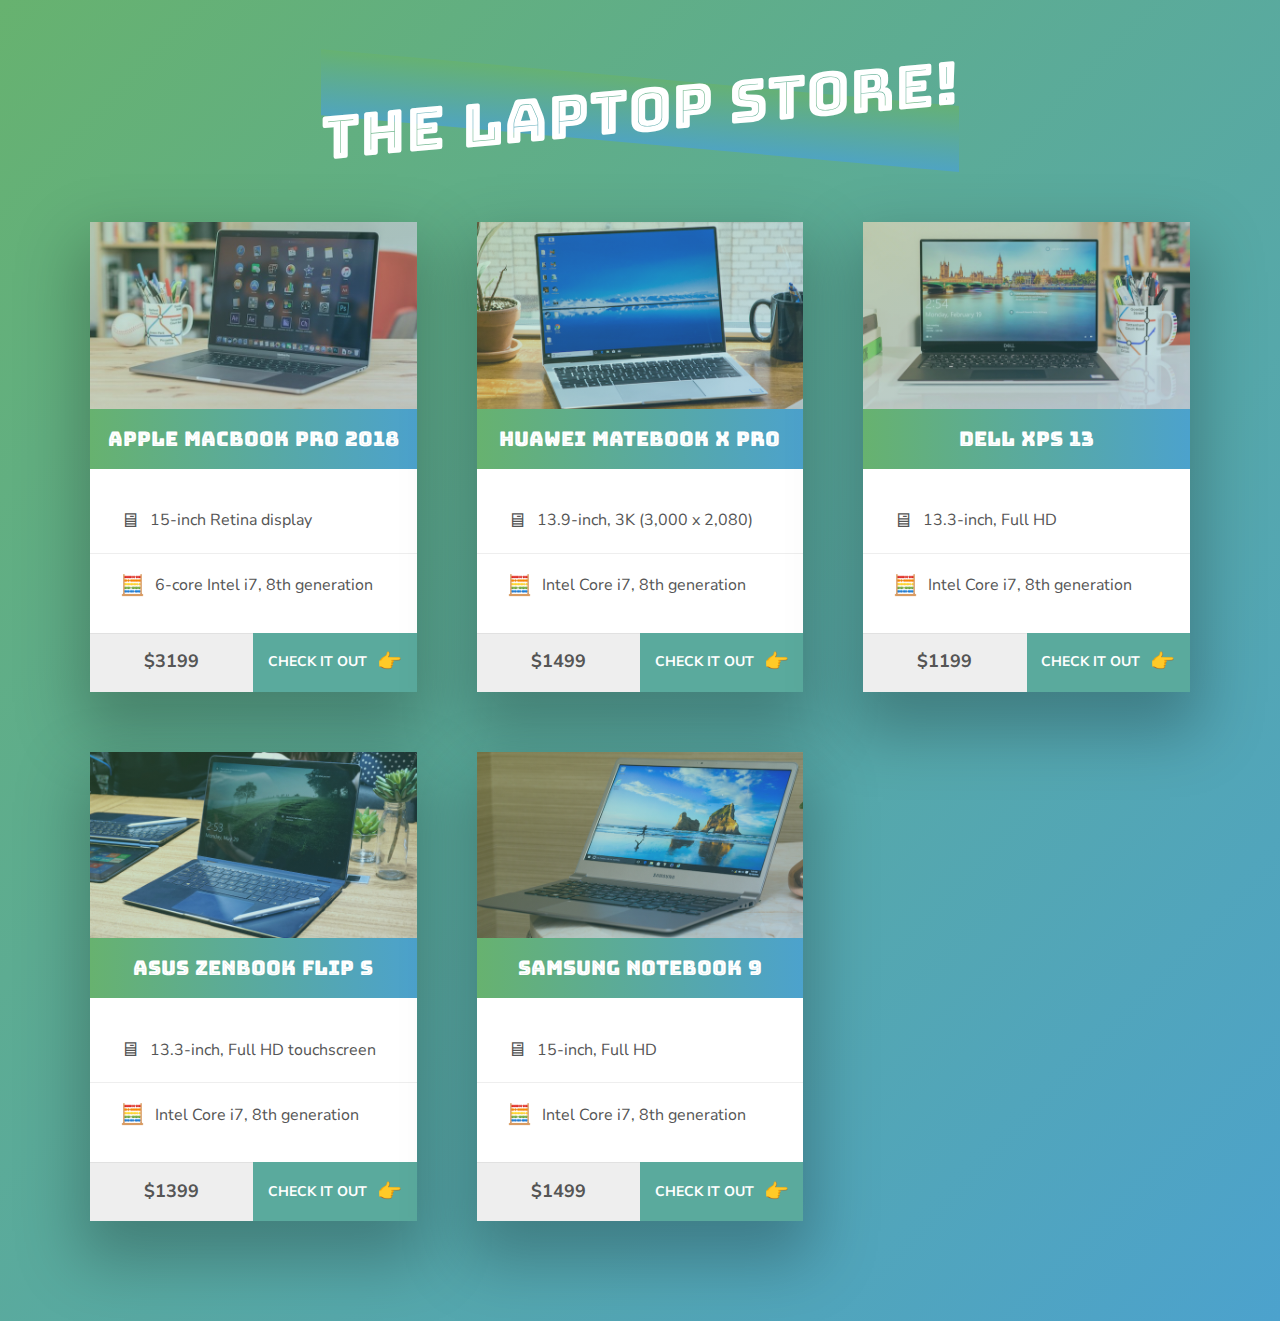
<file: final/index.html>
<!DOCTYPE html>
<html lang="en">

<head>
    <meta charset="UTF-8">
    <meta name="viewport" content="width=device-width, initial-scale=1.0">
    <meta http-equiv="X-UA-Compatible" content="ie=edge">
    <link href="https://fonts.googleapis.com/css?family=Bungee+Inline|Nunito+Sans" rel="stylesheet">
    <link href="css/style_overview.css" rel="stylesheet">

    <title>The Laptop Store!</title>
    </head>

<body>
    <div class="container">
        <h1>The Laptop Store!</h1>
        <div class="cards-container">
            <figure class="card">
                <div class="card__hero">
                    <img src="data/img/macbook-pro-15.jpg" alt="" class="card__img">
                </div>
                <h2 class="card__name">Apple Macbook Pro 2018</h2>
                <p class="card__detail"><span class="emoji-left">🖥</span> 15-inch Retina display</p>
                <p class="card__detail"><span class="emoji-left">🧮</span> 6-core Intel i7, 8th generation</p>
                <div class="card__footer">
                    <p class="card__price">$3199</p>
                    <a href="laptop1.html" class="card__link">Check it out <span class="emoji-right">👉</span></a>
                </div>
            </figure>
            <figure class="card">
                <div class="card__hero">
                    <img src="data/img/huawei-matebook-pro.jpg" alt="" class="card__img">
                </div>
                <h2 class="card__name">Huawei MateBook X Pro</h2>
                <p class="card__detail"><span class="emoji-left">🖥</span> 13.9-inch, 3K (3,000 x 2,080)</p>
                <p class="card__detail"><span class="emoji-left">🧮</span> Intel Core i7, 8th generation</p>
                <div class="card__footer">
                    <p class="card__price">$1499</p>
                    <a href="laptop2.html" class="card__link">Check it out <span class="emoji-right">👉</span></a>
                </div>
            </figure>
            <figure class="card">
                <div class="card__hero">
                    <img src="data/img/dell-xps-13.png" alt="" class="card__img">
                </div>
                <h2 class="card__name">DELL XPS 13</h2>
                <p class="card__detail"><span class="emoji-left">🖥</span> 13.3-inch, Full HD</p>
                <p class="card__detail"><span class="emoji-left">🧮</span> Intel Core i7, 8th generation</p>
                <div class="card__footer">
                    <p class="card__price">$1199</p>
                    <a href="laptop3.html" class="card__link">Check it out <span class="emoji-right">👉</span></a>
                </div>
            </figure>
            <figure class="card">
                <div class="card__hero">
                    <img src="data/img/asus-zenbook-flip-s.jpg" alt="" class="card__img">
                </div>
                <h2 class="card__name">Asus ZenBook Flip S</h2>
                <p class="card__detail"><span class="emoji-left">🖥</span> 13.3-inch, Full HD touchscreen</p>
                <p class="card__detail"><span class="emoji-left">🧮</span> Intel Core i7, 8th generation</p>
                <div class="card__footer">
                    <p class="card__price">$1399</p>
                    <a href="laptop4.html" class="card__link">Check it out <span class="emoji-right">👉</span></a>
                </div>
            </figure>
            <figure class="card">
                <div class="card__hero">
                    <img src="data/img/samsung-notebook-9.jpg" alt="" class="card__img">
                </div>
                <h2 class="card__name">Samsung Notebook 9</h2>
                <p class="card__detail"><span class="emoji-left">🖥</span> 15-inch, Full HD</p>
                <p class="card__detail"><span class="emoji-left">🧮</span> Intel Core i7, 8th generation</p>
                <div class="card__footer">
                    <p class="card__price">$1499</p>
                    <a href="laptop5.html" class="card__link">Check it out <span class="emoji-right">👉</span></a>
                </div>
            </figure>
        </div>
    </div>
</body>

</html>
</file>
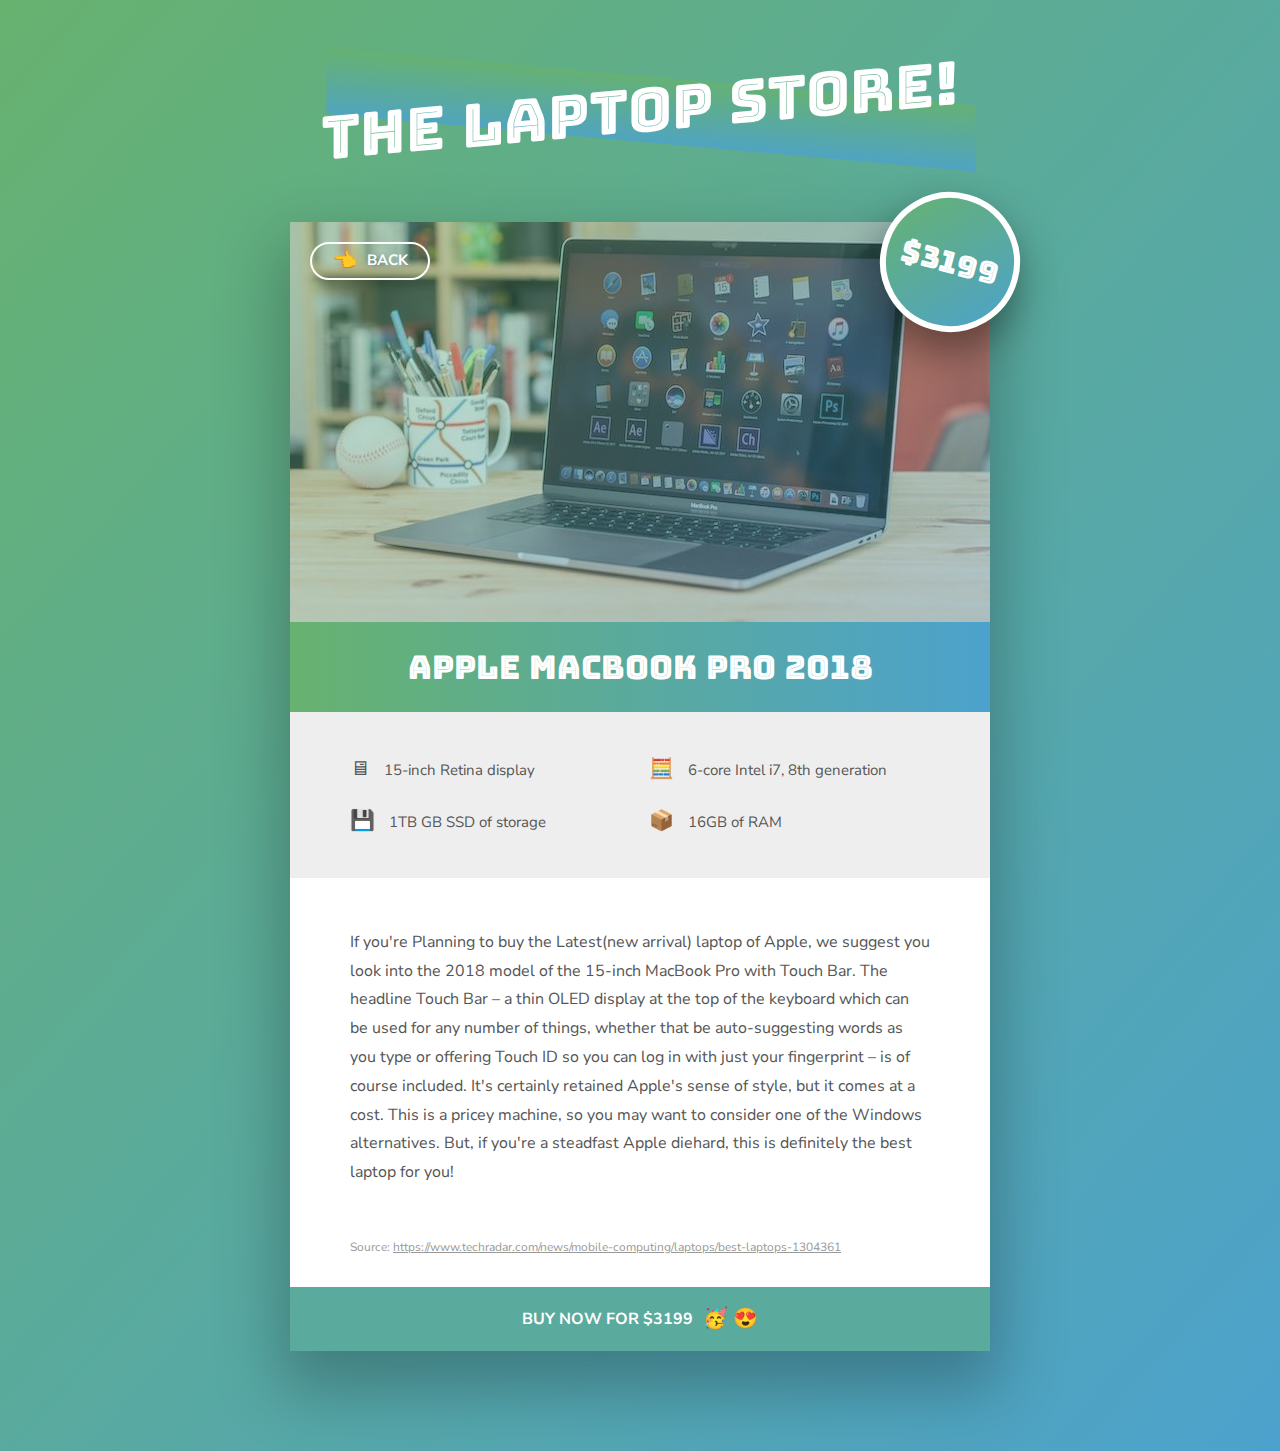
<file: final/laptop.html>
<!DOCTYPE html>
<html lang="en">

<head>
    <meta charset="UTF-8">
    <meta name="viewport" content="width=device-width, initial-scale=1.0">
    <meta http-equiv="X-UA-Compatible" content="ie=edge">
    <link href="https://fonts.googleapis.com/css?family=Bungee+Inline|Nunito+Sans" rel="stylesheet">
    <link href="css/style_laptop.css" rel="stylesheet">

    <title>The Laptop Store!</title>
</head>

<body>
    <div class="container">
        <h1>The Laptop Store!</h1>
        <figure class="laptop">
            <p class="laptop__price">$3199</p>
            <a href="overview.html" class="laptop__back"><span class="emoji-left">👈</span>Back</a>
            <div class="laptop__hero">
                <img src="data/img/macbook-pro-15.jpg" alt="" class="laptop__img">
            </div>
            <h2 class="laptop__name">Apple Macbook Pro 2018</h2>
            <div class="laptop__details">
                <p><span class="emoji-left">🖥</span> 15-inch Retina display</p>
                <p><span class="emoji-left">🧮</span> 6-core Intel i7, 8th generation</p>
                <p><span class="emoji-left">💾</span> 1TB GB SSD of storage</p>
                <p><span class="emoji-left">📦</span> 16GB of RAM</p>
            </div>
            <p class="laptop__description">
                If you're Planning to buy the Latest(new arrival) laptop of Apple, we suggest you look into the 2018 model of
                the 15-inch MacBook Pro with Touch Bar. The headline Touch Bar – a thin OLED display at the top of the
                keyboard which can be used for any number of things, whether that be auto-suggesting words as you type
                or offering Touch ID so you can log in with just your fingerprint – is of course included. It's
                certainly retained Apple's sense of style, but it comes at a cost. This is a pricey machine, so you may
                want to consider one of the Windows alternatives. But, if you're a steadfast Apple diehard, this is
                definitely the best laptop for you!
            </p>
            <p class="laptop__source">Source: <a href="https://www.techradar.com/news/mobile-computing/laptops/best-laptops-1304361"
                    target="_blank">https://www.techradar.com/news/mobile-computing/laptops/best-laptops-1304361</a></p>
            <a href="#" class="laptop__link">Buy now for $3199 <span class="emoji-right">🥳 😍</span></a>
        </figure>
    </div>
</body>

</html>
</file>
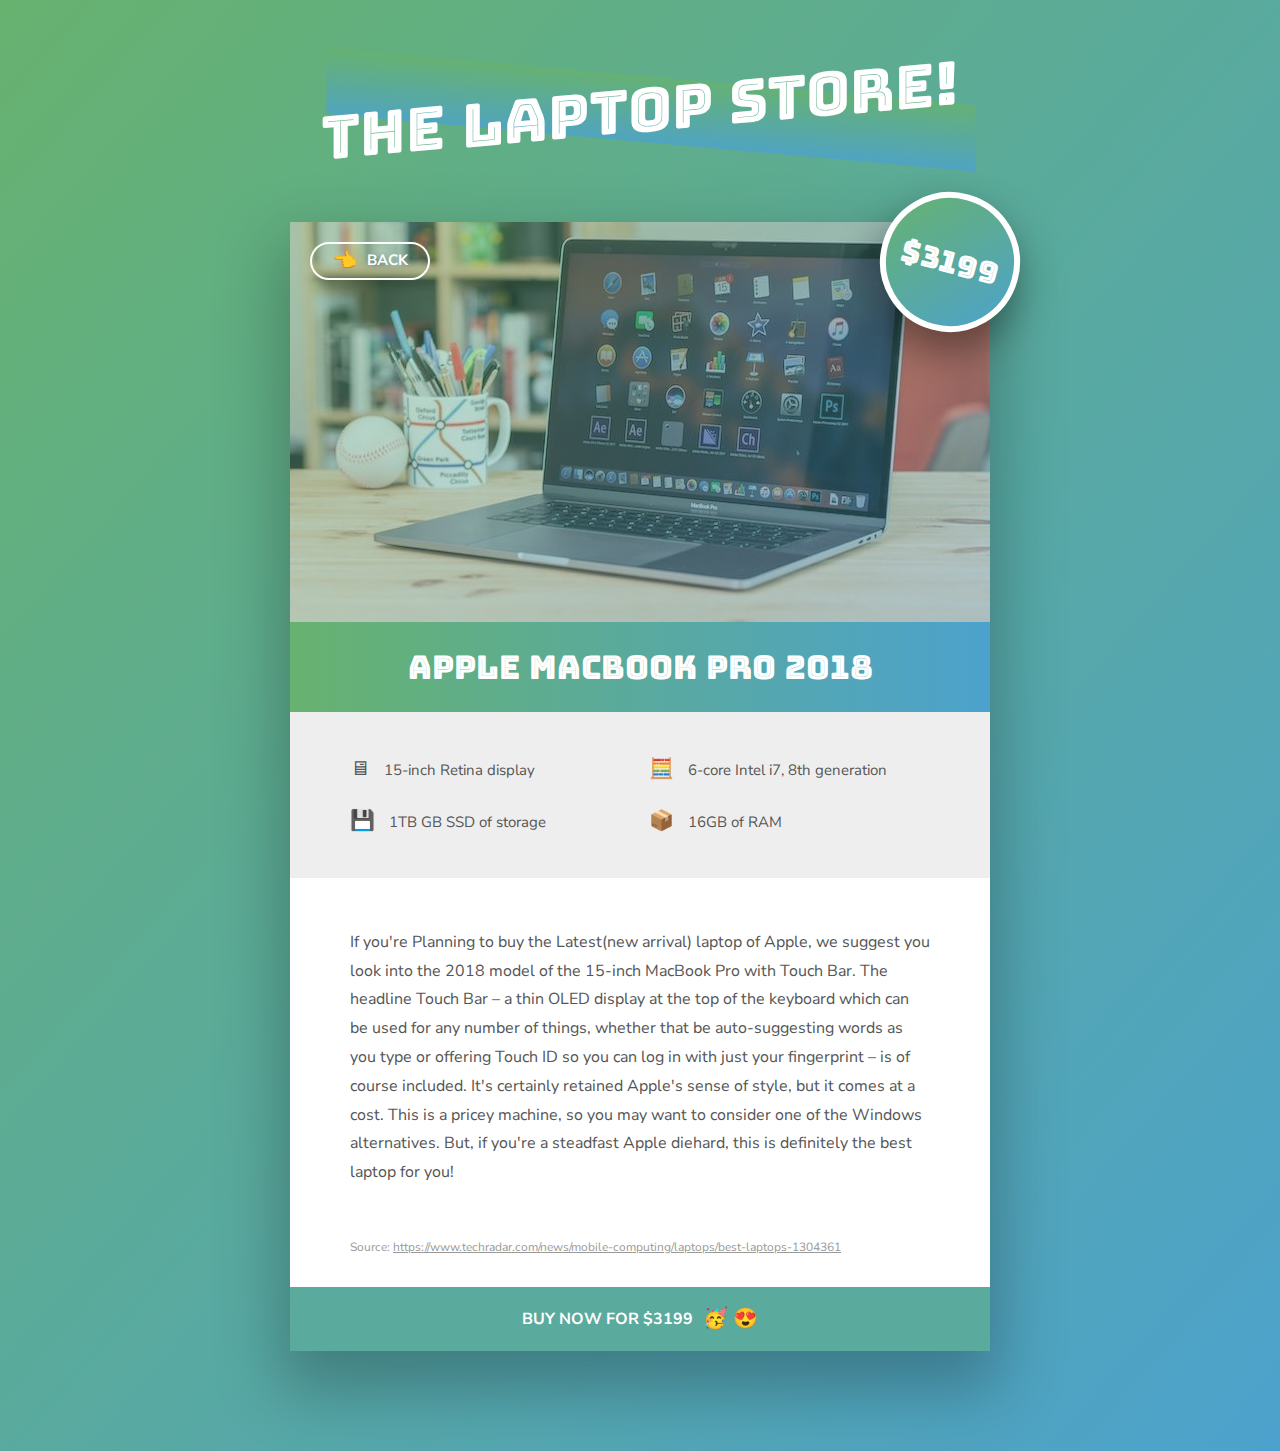
<file: final/laptop1.html>
﻿<!DOCTYPE html>
<html lang="en">

<head>
    <meta charset="UTF-8">
    <meta name="viewport" content="width=device-width, initial-scale=1.0">
    <meta http-equiv="X-UA-Compatible" content="ie=edge">
    <link href="https://fonts.googleapis.com/css?family=Bungee+Inline|Nunito+Sans" rel="stylesheet">
    <link href="css/style_laptop.css" rel="stylesheet">

    <title>The Laptop Store!</title>
</head>

<body>
    <div class="container">
        <h1>The Laptop Store!</h1>
        <figure class="laptop">
            <p class="laptop__price">$3199</p>
            <a href="index.html" class="laptop__back"><span class="emoji-left">👈</span>Back</a>
            <div class="laptop__hero">
                <img src="data/img/macbook-pro-15.jpg" alt="" class="laptop__img">
            </div>
            <h2 class="laptop__name">Apple Macbook Pro 2018</h2>
            <div class="laptop__details">
                <p><span class="emoji-left">🖥</span> 15-inch Retina display</p>
                <p><span class="emoji-left">🧮</span> 6-core Intel i7, 8th generation</p>
                <p><span class="emoji-left">💾</span> 1TB GB SSD of storage</p>
                <p><span class="emoji-left">📦</span> 16GB of RAM</p>
            </div>
            <p class="laptop__description">
                If you're Planning to buy the Latest(new arrival) laptop of Apple, we suggest you look into the 2018 model of
                the 15-inch MacBook Pro with Touch Bar. The headline Touch Bar – a thin OLED display at the top of the
                keyboard which can be used for any number of things, whether that be auto-suggesting words as you type
                or offering Touch ID so you can log in with just your fingerprint – is of course included. It's
                certainly retained Apple's sense of style, but it comes at a cost. This is a pricey machine, so you may
                want to consider one of the Windows alternatives. But, if you're a steadfast Apple diehard, this is
                definitely the best laptop for you!
            </p>
            <p class="laptop__source">Source: <a href="https://www.techradar.com/news/mobile-computing/laptops/best-laptops-1304361"
                    target="_blank">https://www.techradar.com/news/mobile-computing/laptops/best-laptops-1304361</a></p>
            <a href= https://www.apple.com/in/macbook-pro/ class="laptop__link">Buy now for $3199 <span class="emoji-right">🥳 😍</span></a>
        </figure>
    </div>
</body>

</html>
</file>
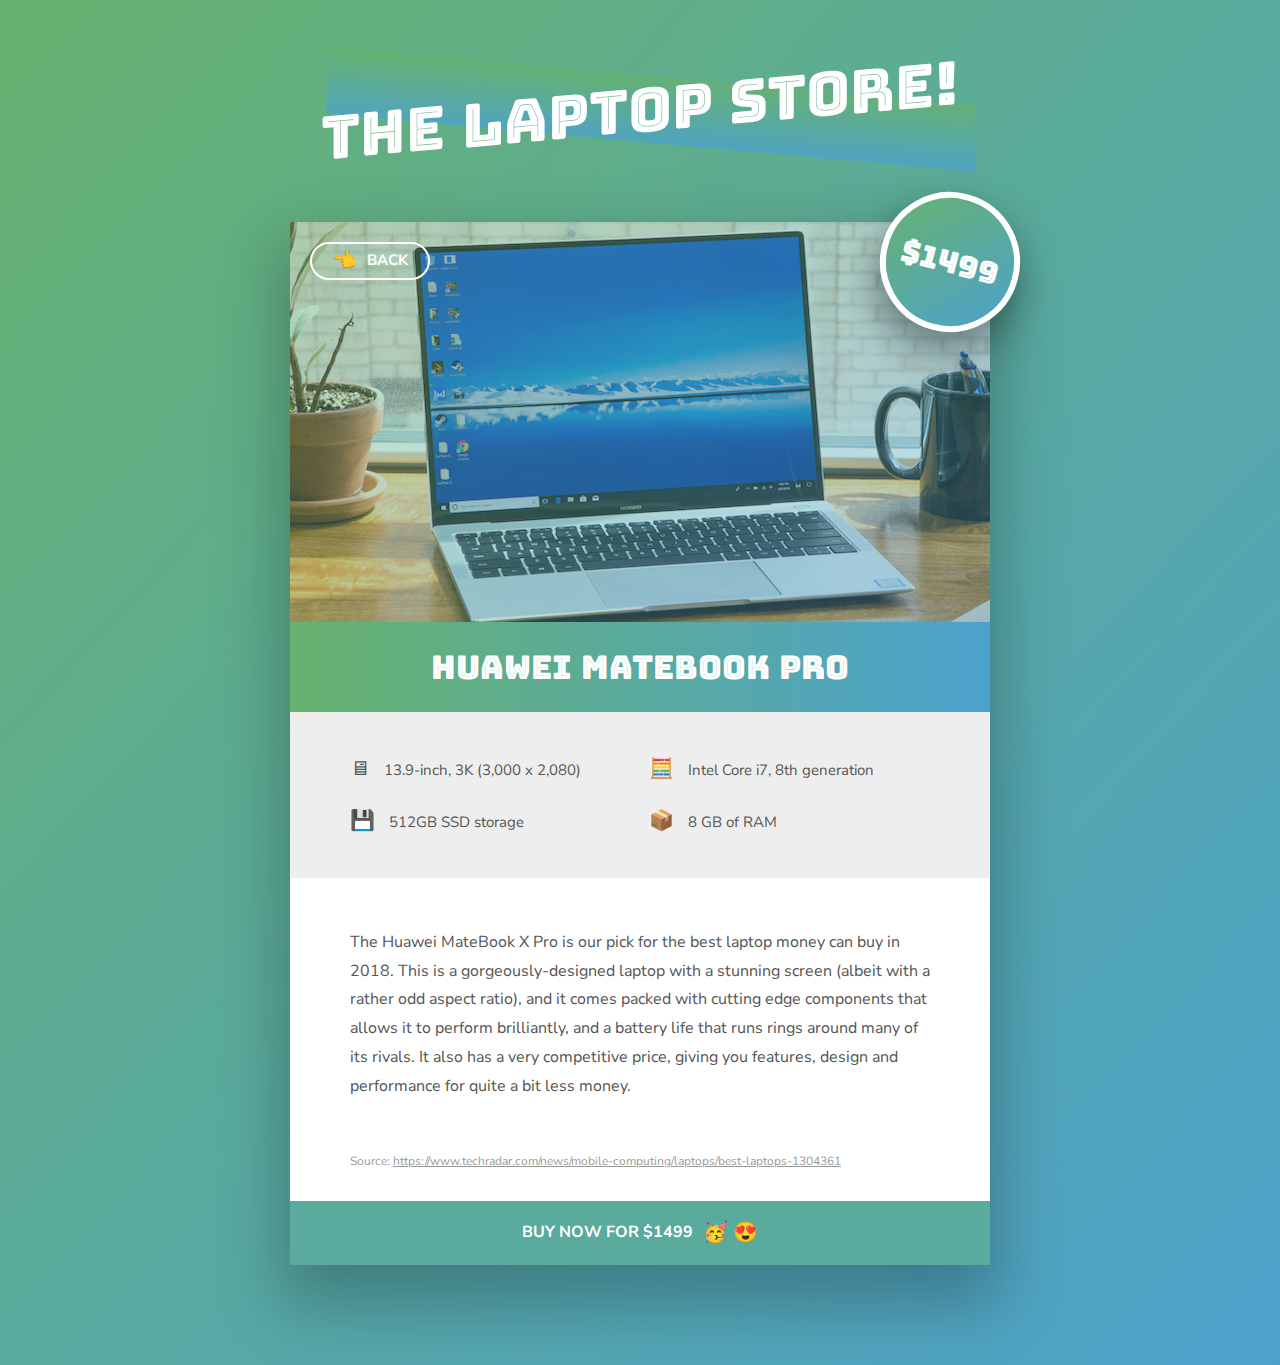
<file: final/laptop2.html>
<!DOCTYPE html>
<html lang="en">

<head>
    <meta charset="UTF-8">
    <meta name="viewport" content="width=device-width, initial-scale=1.0">
    <meta http-equiv="X-UA-Compatible" content="ie=edge">
    <link href="https://fonts.googleapis.com/css?family=Bungee+Inline|Nunito+Sans" rel="stylesheet">
    <link href="css/style_laptop.css" rel="stylesheet">

    <title>The Laptop Store!</title>
</head>

<body>
    <div class="container">
        <h1>The Laptop Store!</h1>
        <figure class="laptop">
            <p class="laptop__price">$1499</p>
            <a href="index.html" class="laptop__back"><span class="emoji-left">👈</span>Back</a>
            <div class="laptop__hero">
                <img src="data/img/huawei-matebook-pro.jpg" alt="" class="laptop__img">
            </div>
            <h2 class="laptop__name">Huawei Matebook Pro</h2>
            <div class="laptop__details">
                <p><span class="emoji-left">🖥</span> 13.9-inch, 3K (3,000 x 2,080)</p>
                <p><span class="emoji-left">🧮</span> Intel Core i7, 8th generation</p>
                <p><span class="emoji-left">💾</span> 512GB SSD storage</p>
                <p><span class="emoji-left">📦</span> 8 GB of RAM</p>
            </div>
            <p class="laptop__description">
                The Huawei MateBook X Pro is our pick for the best laptop money can buy in 2018. This is a gorgeously-designed laptop with a stunning screen (albeit with a rather odd aspect ratio), and it comes packed with cutting edge components that allows it to perform brilliantly, and a battery life that runs rings around many of its rivals. It also has a very competitive price, giving you features, design and performance for quite a bit less money.
            </p>
            <p class="laptop__source">Source: <a href="https://www.techradar.com/news/mobile-computing/laptops/best-laptops-1304361"
                    target="_blank">https://www.techradar.com/news/mobile-computing/laptops/best-laptops-1304361</a></p>
            <a href= https://consumer.huawei.com/en/laptops/matebook-x-pro/ class="laptop__link">Buy now for $1499 <span class="emoji-right">🥳 😍</span></a>
        </figure>
    </div>
</body>

</html>
</file>
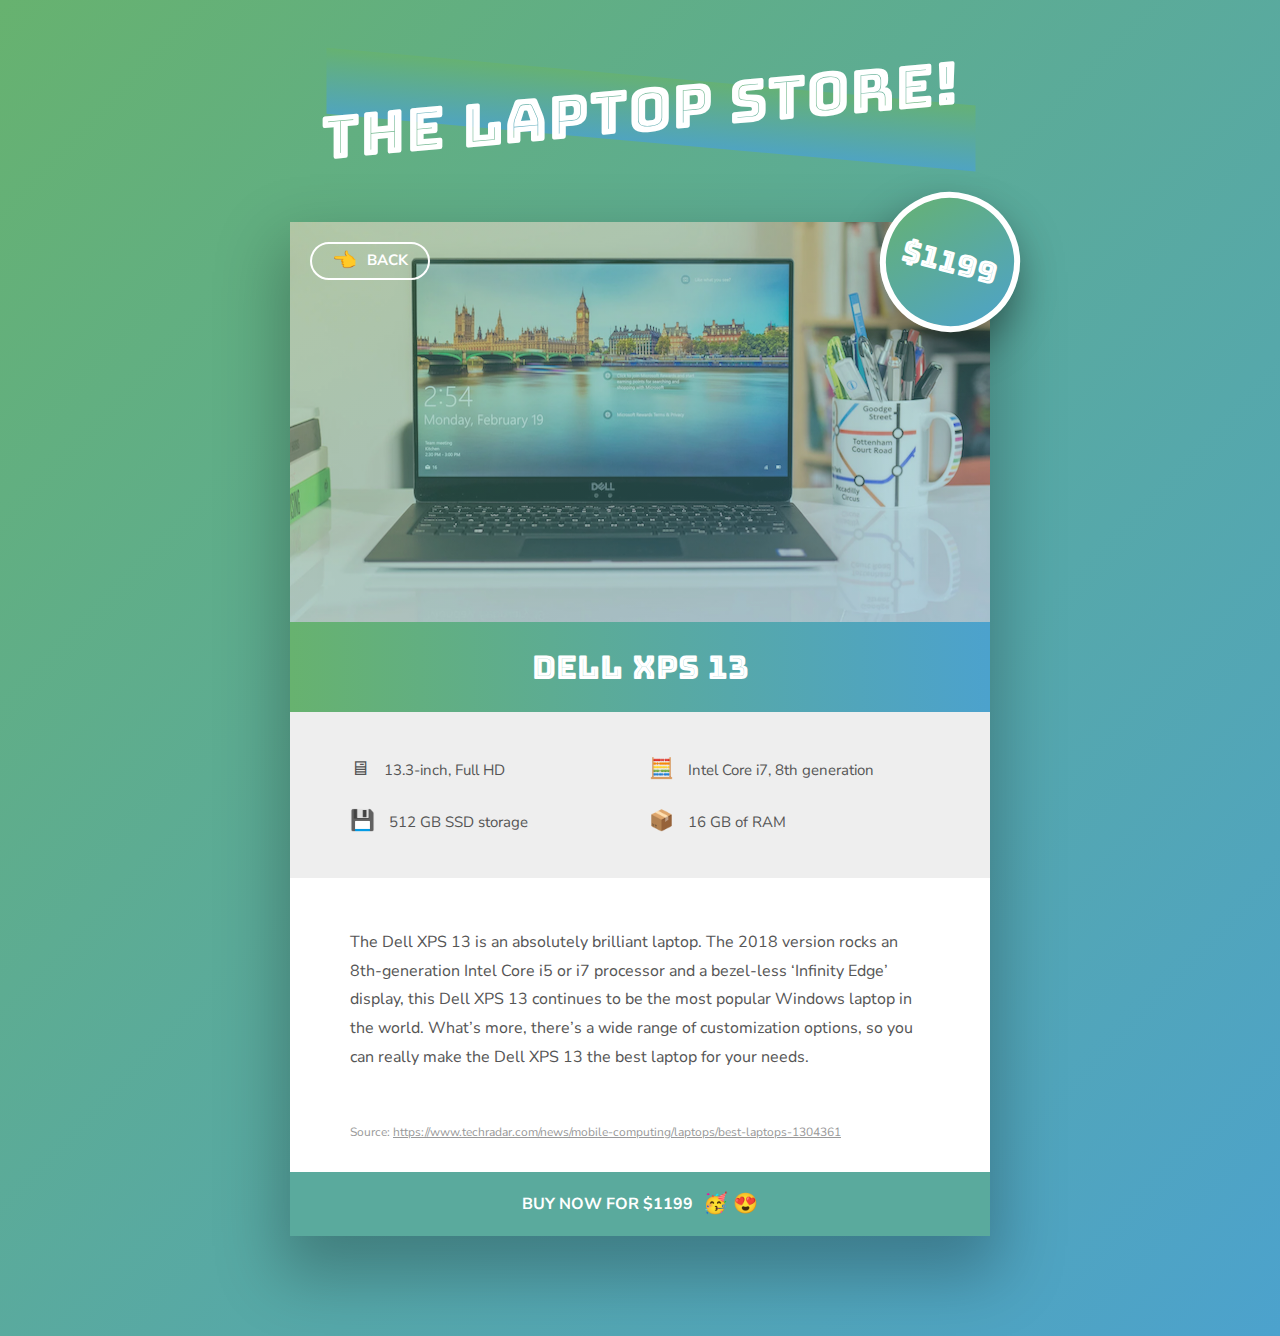
<file: final/laptop3.html>
<!DOCTYPE html>
<html lang="en">

<head>
    <meta charset="UTF-8">
    <meta name="viewport" content="width=device-width, initial-scale=1.0">
    <meta http-equiv="X-UA-Compatible" content="ie=edge">
    <link href="https://fonts.googleapis.com/css?family=Bungee+Inline|Nunito+Sans" rel="stylesheet">
    <link href="css/style_laptop.css" rel="stylesheet">

    <title>The Laptop Store!</title>
</head>

<body>
    <div class="container">
        <h1>The Laptop Store!</h1>
        <figure class="laptop">
            <p class="laptop__price">$1199</p>
            <a href="index.html" class="laptop__back"><span class="emoji-left">👈</span>Back</a>
            <div class="laptop__hero">
                <img src="data/img/dell-xps-13.png" alt="" class="laptop__img">
            </div>
            <h2 class="laptop__name">Dell XPS 13</h2>
            <div class="laptop__details">
                <p><span class="emoji-left">🖥</span> 13.3-inch, Full HD</p>
                <p><span class="emoji-left">🧮</span> Intel Core i7, 8th generation</p>
                <p><span class="emoji-left">💾</span> 512 GB SSD storage</p>
                <p><span class="emoji-left">📦</span> 16 GB of RAM</p>
            </div>
            <p class="laptop__description">
                The Dell XPS 13 is an absolutely brilliant laptop. The 2018 version rocks an 8th-generation Intel Core i5 or i7 processor and a bezel-less ‘Infinity Edge’ display, this Dell XPS 13 continues to be the most popular Windows laptop in the world. What’s more, there’s a wide range of customization options, so you can really make the Dell XPS 13 the best laptop for your needs.
            </p>
            <p class="laptop__source">Source: <a href="https://www.techradar.com/news/mobile-computing/laptops/best-laptops-1304361"
                    target="_blank">https://www.techradar.com/news/mobile-computing/laptops/best-laptops-1304361</a></p>
            <a href= https://www.dell.com/en-in/shop/laptops-2-in-1-pcs/xps-13-9360/spd/xps-13-9360-laptop class="laptop__link">Buy now for $1199 <span class="emoji-right">🥳 😍</span></a>
        </figure>
    </div>
</body>

</html>
</file>
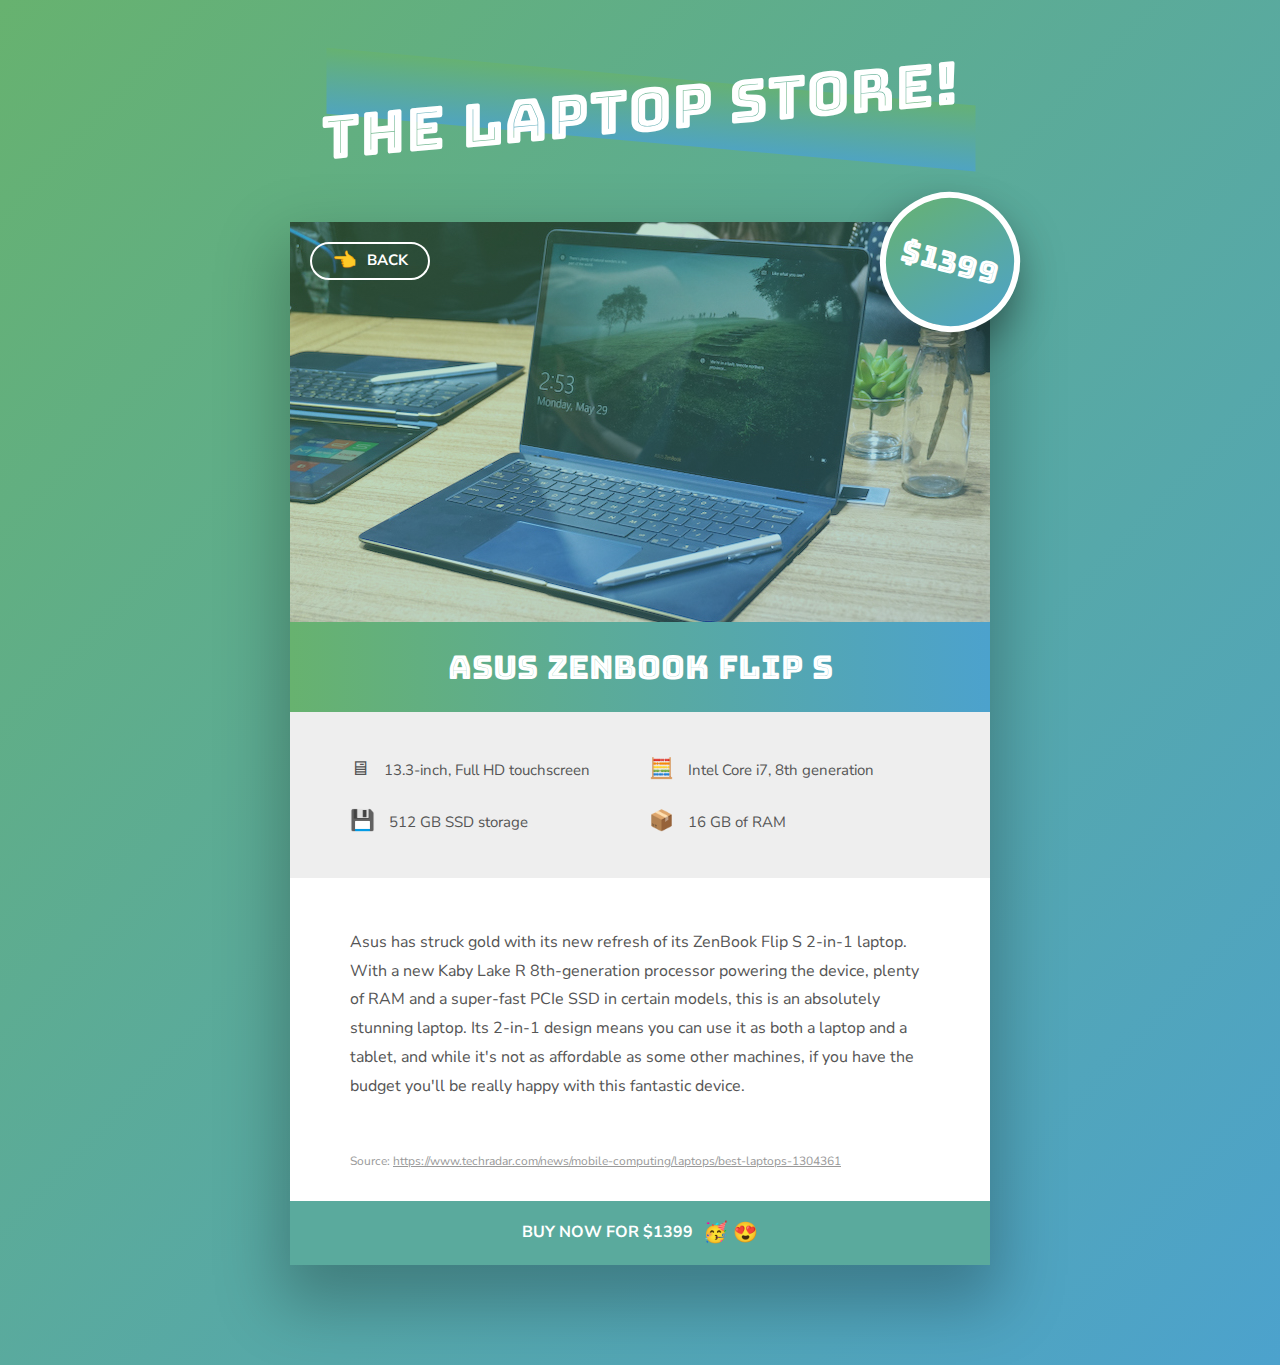
<file: final/laptop4.html>
<!DOCTYPE html>
<html lang="en">

<head>
    <meta charset="UTF-8">
    <meta name="viewport" content="width=device-width, initial-scale=1.0">
    <meta http-equiv="X-UA-Compatible" content="ie=edge">
    <link href="https://fonts.googleapis.com/css?family=Bungee+Inline|Nunito+Sans" rel="stylesheet">
    <link href="css/style_laptop.css" rel="stylesheet">

    <title>The Laptop Store!</title>
</head>

<body>
    <div class="container">
        <h1>The Laptop Store!</h1>
        <figure class="laptop">
            <p class="laptop__price">$1399</p>
            <a href="index.html" class="laptop__back"><span class="emoji-left">👈</span>Back</a>
            <div class="laptop__hero">
                <img src="data/img/asus-zenbook-flip-s.jpg" alt="" class="laptop__img">
            </div>
            <h2 class="laptop__name">Asus Zenbook Flip S</h2>
            <div class="laptop__details">
                <p><span class="emoji-left">🖥</span> 13.3-inch, Full HD touchscreen</p>
                <p><span class="emoji-left">🧮</span> Intel Core i7, 8th generation</p>
                <p><span class="emoji-left">💾</span> 512 GB SSD storage</p>
                <p><span class="emoji-left">📦</span> 16 GB of RAM</p>
            </div>
            <p class="laptop__description">
                Asus has struck gold with its new refresh of its ZenBook Flip S 2-in-1 laptop. With a new Kaby Lake R 8th-generation processor powering the device, plenty of RAM and a super-fast PCIe SSD in certain models, this is an absolutely stunning laptop. Its 2-in-1 design means you can use it as both a laptop and a tablet, and while it's not as affordable as some other machines, if you have the budget you'll be really happy with this fantastic device.
            </p>
            <p class="laptop__source">Source: <a href="https://www.techradar.com/news/mobile-computing/laptops/best-laptops-1304361"
                    target="_blank">https://www.techradar.com/news/mobile-computing/laptops/best-laptops-1304361</a></p>
            <a href=https://www.asus.com/in/2-in-1-PCs/ASUS-ZenBook-Flip-S-UX370UA/ class="laptop__link">Buy now for $1399 <span class="emoji-right">🥳 😍</span></a>
        </figure>
    </div>
</body>

</html>
</file>
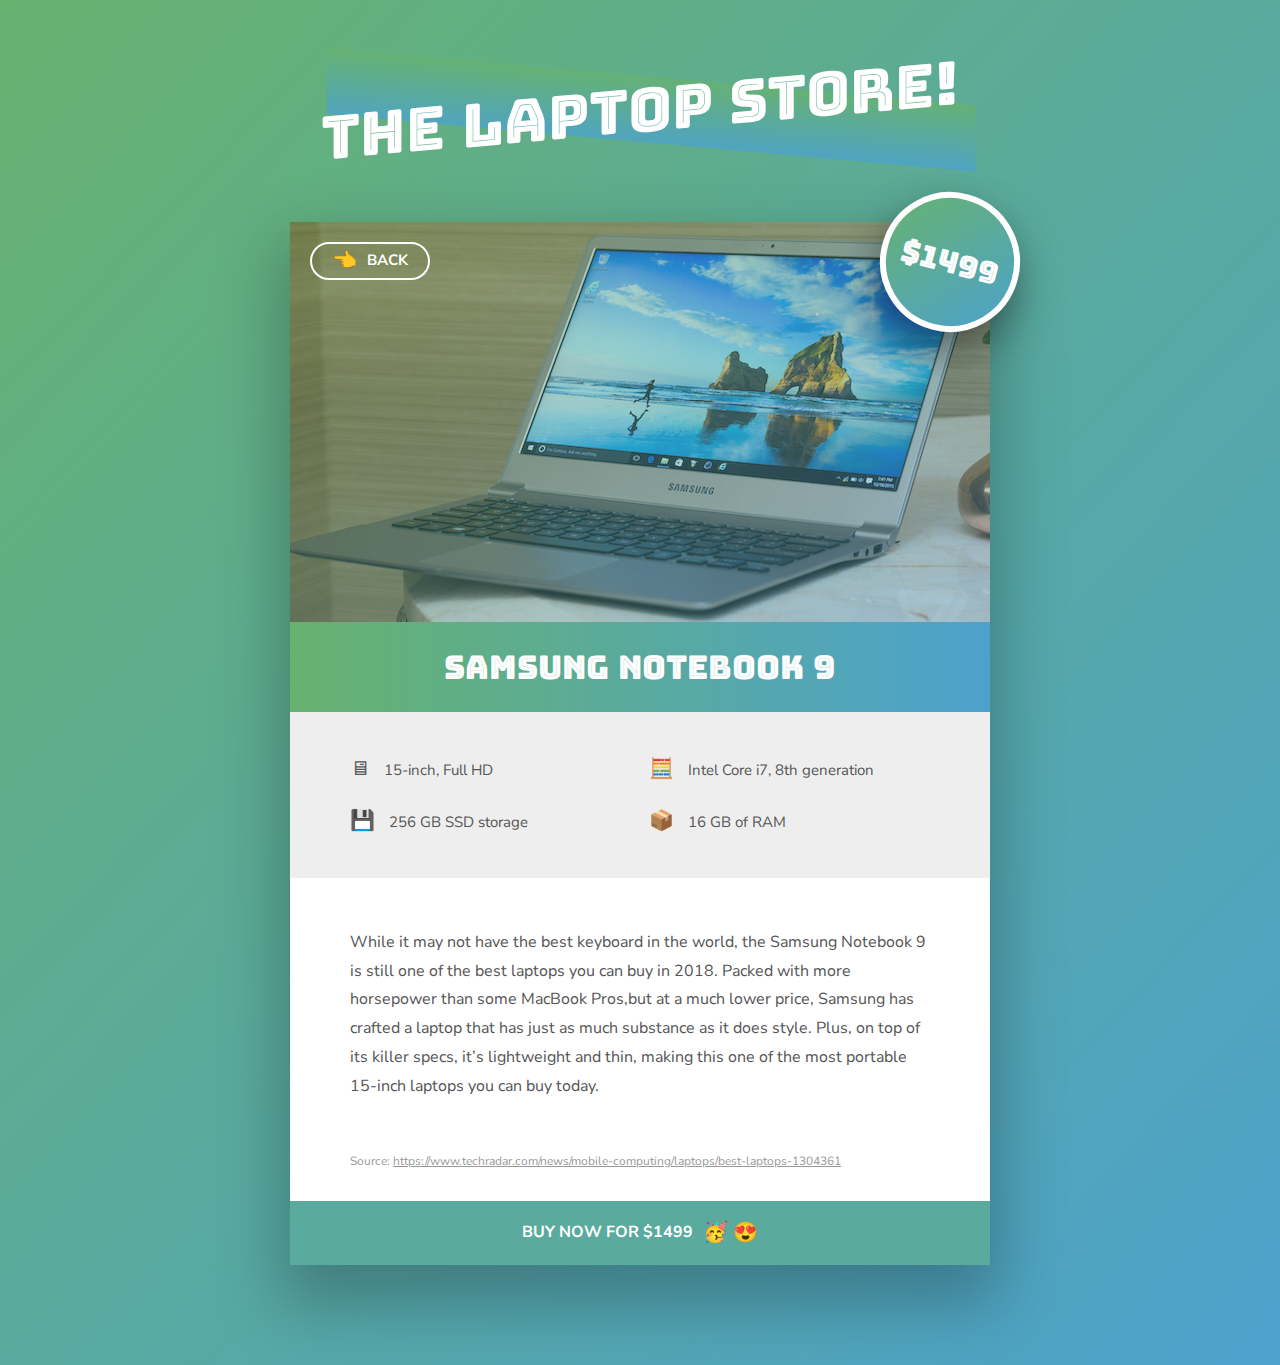
<file: final/laptop5.html>
<!DOCTYPE html>
<html lang="en">

<head>
    <meta charset="UTF-8">
    <meta name="viewport" content="width=device-width, initial-scale=1.0">
    <meta http-equiv="X-UA-Compatible" content="ie=edge">
    <link href="https://fonts.googleapis.com/css?family=Bungee+Inline|Nunito+Sans" rel="stylesheet">
    <link href="css/style_laptop.css" rel="stylesheet">

    <title>The Laptop Store!</title>
</head>

<body>
    <div class="container">
        <h1>The Laptop Store!</h1>
        <figure class="laptop">
            <p class="laptop__price">$1499</p>
            <a href="index.html" class="laptop__back"><span class="emoji-left">👈</span>Back</a>
            <div class="laptop__hero">
                <img src="data/img/samsung-notebook-9.jpg" alt="" class="laptop__img">
            </div>
            <h2 class="laptop__name">Samsung Notebook 9</h2>
            <div class="laptop__details">
                <p><span class="emoji-left">🖥</span> 15-inch, Full HD</p>
                <p><span class="emoji-left">🧮</span> Intel Core i7, 8th generation</p>
                <p><span class="emoji-left">💾</span> 256 GB SSD storage</p>
                <p><span class="emoji-left">📦</span> 16 GB of RAM</p>
            </div>
            <p class="laptop__description">
                While it may not have the best keyboard in the world, the Samsung Notebook 9 is still one of the best laptops you can buy in 2018. Packed with more horsepower than some MacBook Pros,but at a much lower price, Samsung has crafted a laptop that has just as much substance as it does style. Plus, on top of its killer specs, it’s lightweight and thin, making this one of the most portable 15-inch laptops you can buy today.
            </p>
            <p class="laptop__source">Source: <a href="https://www.techradar.com/news/mobile-computing/laptops/best-laptops-1304361"
                    target="_blank">https://www.techradar.com/news/mobile-computing/laptops/best-laptops-1304361</a></p>
            <a href=https://www.samsung.com/us/computing/windows-laptops/notebook-series-9/notebook-9-15-led-full-hd-core-i7-np900x5l-k02us/ class="laptop__link">Buy now for $1499 <span class="emoji-right">🥳 😍</span></a>
        </figure>
    </div>
</body>

</html>
</file>
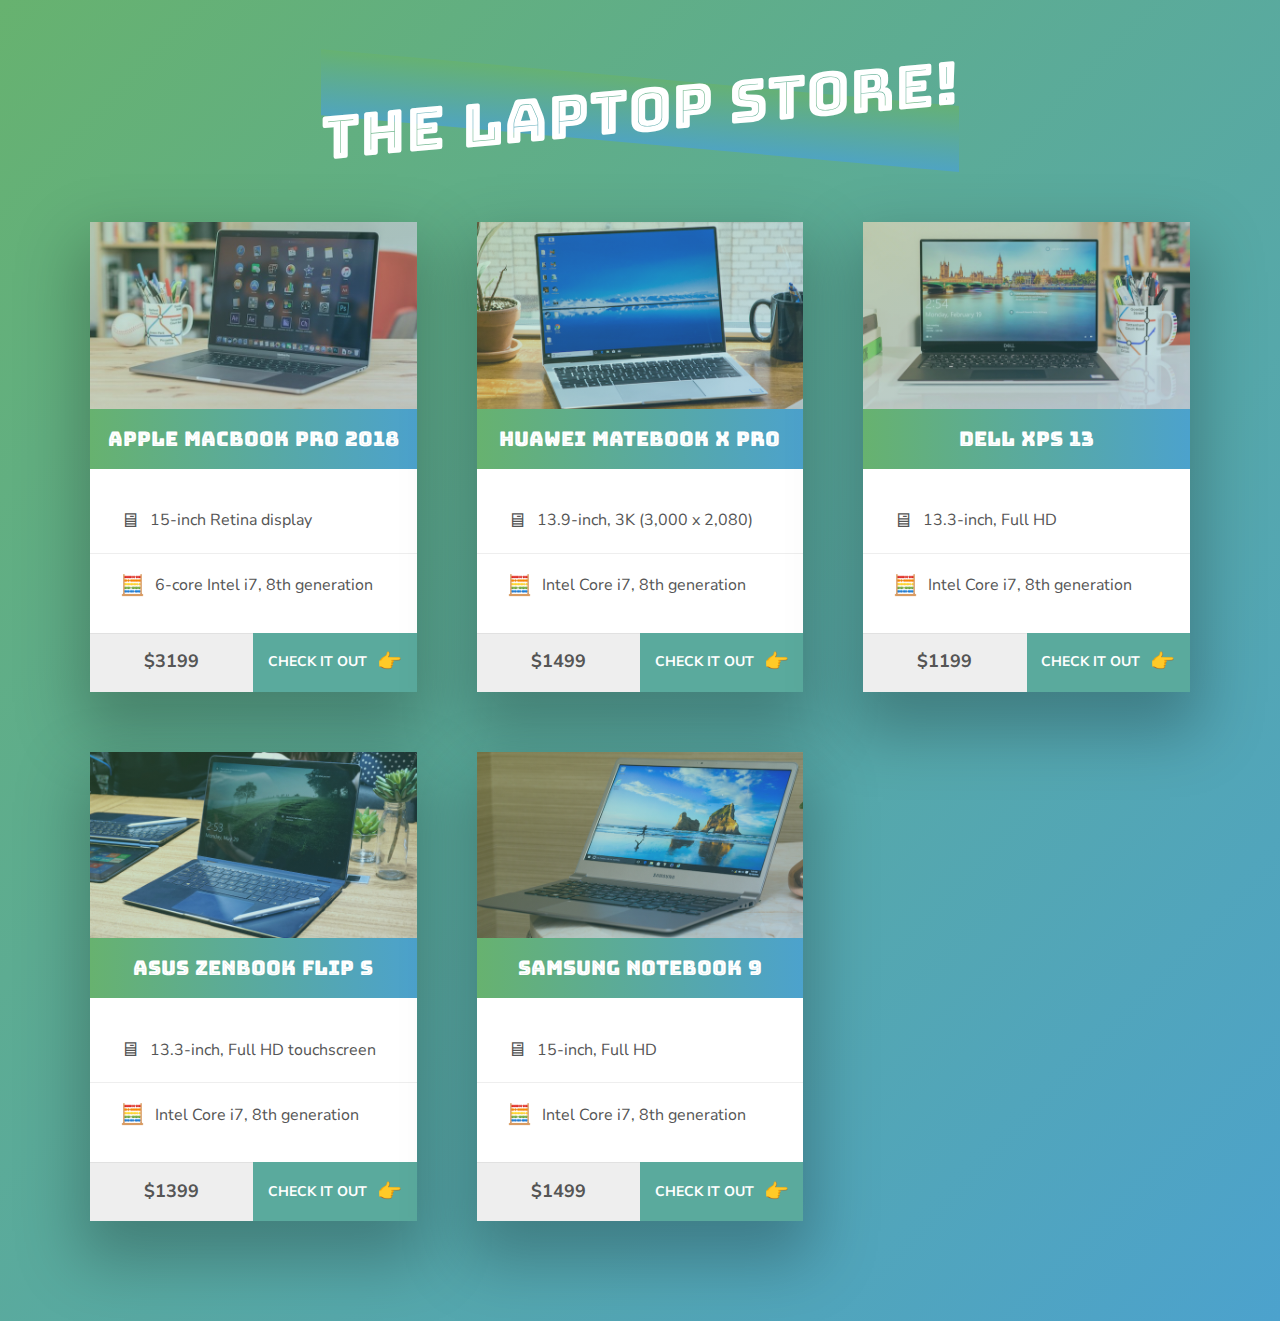
<file: final/overview.html>
<!DOCTYPE html>
<html lang="en">

<head>
    <meta charset="UTF-8">
    <meta name="viewport" content="width=device-width, initial-scale=1.0">
    <meta http-equiv="X-UA-Compatible" content="ie=edge">
    <link href="https://fonts.googleapis.com/css?family=Bungee+Inline|Nunito+Sans" rel="stylesheet">
    <link href="css/style_overview.css" rel="stylesheet">

    <title>The Laptop Store!</title>
    </head>

<body>
    <div class="container">
        <h1>The Laptop Store!</h1>
        <div class="cards-container">
            <figure class="card">
                <div class="card__hero">
                    <img src="data/img/macbook-pro-15.jpg" alt="" class="card__img">
                </div>
                <h2 class="card__name">Apple Macbook Pro 2018</h2>
                <p class="card__detail"><span class="emoji-left">🖥</span> 15-inch Retina display</p>
                <p class="card__detail"><span class="emoji-left">🧮</span> 6-core Intel i7, 8th generation</p>
                <div class="card__footer">
                    <p class="card__price">$3199</p>
                    <a href="laptop.html" class="card__link">Check it out <span class="emoji-right">👉</span></a>
                </div>
            </figure>
            <figure class="card">
                <div class="card__hero">
                    <img src="data/img/huawei-matebook-pro.jpg" alt="" class="card__img">
                </div>
                <h2 class="card__name">Huawei MateBook X Pro</h2>
                <p class="card__detail"><span class="emoji-left">🖥</span> 13.9-inch, 3K (3,000 x 2,080)</p>
                <p class="card__detail"><span class="emoji-left">🧮</span> Intel Core i7, 8th generation</p>
                <div class="card__footer">
                    <p class="card__price">$1499</p>
                    <a href="laptop.html" class="card__link">Check it out <span class="emoji-right">👉</span></a>
                </div>
            </figure>
            <figure class="card">
                <div class="card__hero">
                    <img src="data/img/dell-xps-13.png" alt="" class="card__img">
                </div>
                <h2 class="card__name">DELL XPS 13</h2>
                <p class="card__detail"><span class="emoji-left">🖥</span> 13.3-inch, Full HD</p>
                <p class="card__detail"><span class="emoji-left">🧮</span> Intel Core i7, 8th generation</p>
                <div class="card__footer">
                    <p class="card__price">$1199</p>
                    <a href="laptop.html" class="card__link">Check it out <span class="emoji-right">👉</span></a>
                </div>
            </figure>
            <figure class="card">
                <div class="card__hero">
                    <img src="data/img/asus-zenbook-flip-s.jpg" alt="" class="card__img">
                </div>
                <h2 class="card__name">Asus ZenBook Flip S</h2>
                <p class="card__detail"><span class="emoji-left">🖥</span> 13.3-inch, Full HD touchscreen</p>
                <p class="card__detail"><span class="emoji-left">🧮</span> Intel Core i7, 8th generation</p>
                <div class="card__footer">
                    <p class="card__price">$1399</p>
                    <a href="laptop.html" class="card__link">Check it out <span class="emoji-right">👉</span></a>
                </div>
            </figure>
            <figure class="card">
                <div class="card__hero">
                    <img src="data/img/samsung-notebook-9.jpg" alt="" class="card__img">
                </div>
                <h2 class="card__name">Samsung Notebook 9</h2>
                <p class="card__detail"><span class="emoji-left">🖥</span> 15-inch, Full HD</p>
                <p class="card__detail"><span class="emoji-left">🧮</span> Intel Core i7, 8th generation</p>
                <div class="card__footer">
                    <p class="card__price">$1499</p>
                    <a href="laptop.html" class="card__link">Check it out <span class="emoji-right">👉</span></a>
                </div>
            </figure>
        </div>
    </div>
</body>

</html>
</file>
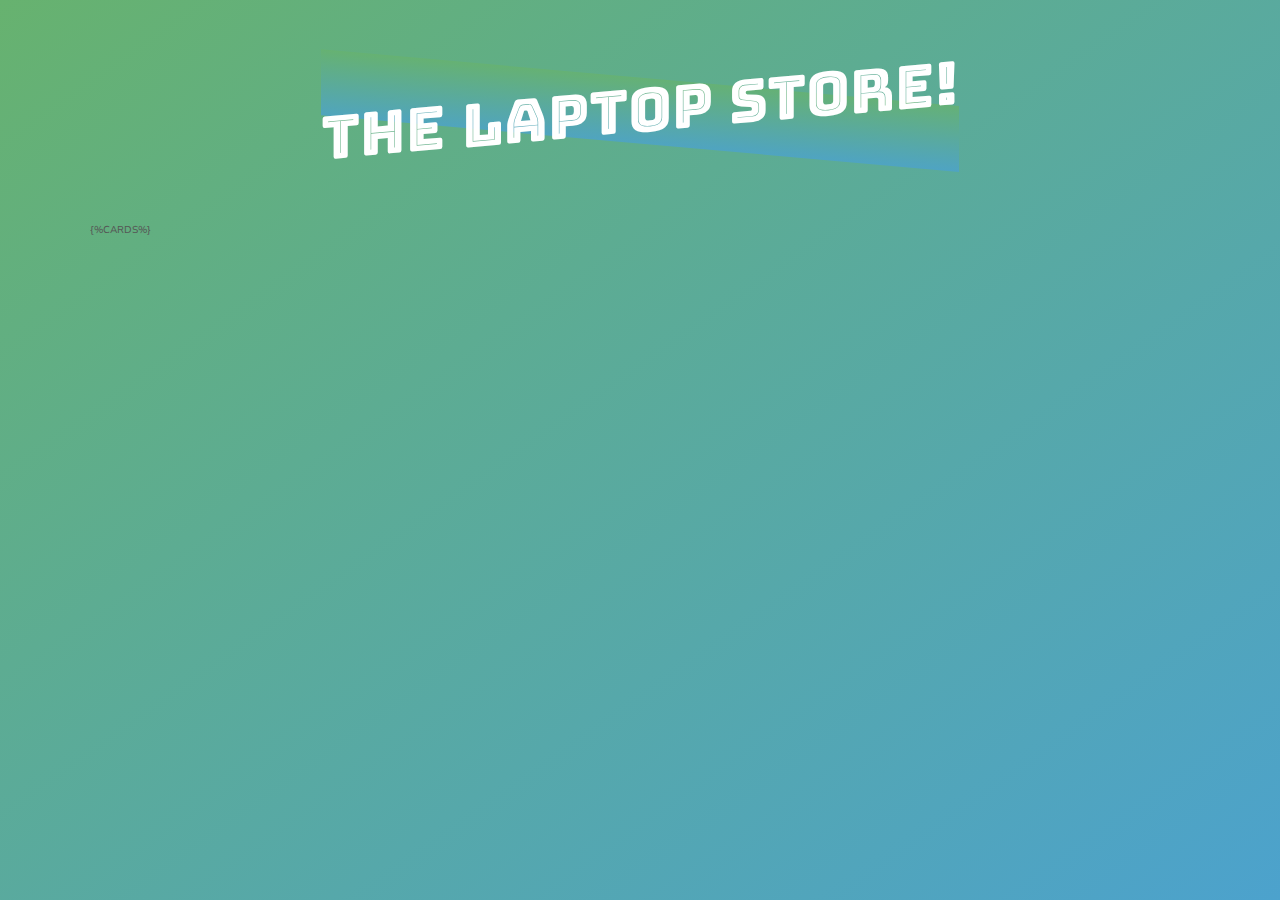
<file: final/templates/template-overview.html>
<!DOCTYPE html>
<html lang="en">

<head>
    <meta charset="UTF-8">
    <meta name="viewport" content="width=device-width, initial-scale=1.0">
    <meta http-equiv="X-UA-Compatible" content="ie=edge">
    <link href="https://fonts.googleapis.com/css?family=Bungee+Inline|Nunito+Sans" rel="stylesheet">

    <title>The Laptop Store!</title>

    <style>
        *,
        *::before,
        *::after {
            margin: 0;
            padding: 0;
            box-sizing: inherit;
        }

        html {
            font-size: 62.5%;
            box-sizing: border-box;
        }

        body {
            padding: 6rem 4rem 10rem;
            line-height: 1.7;
            font-family: "Nunito Sans", sans-serif;
            color: #555;
            min-height: 100vh;
            background: linear-gradient(to bottom right, #67b26f, #4ca2cd);
        }

        h1 {
            font-family: "Bungee Inline", sans-serif;
            font-weight: 400;
            font-size: 6rem;
            color: white;
            transform: skewY(-5deg);
            margin-bottom: 6rem;
            text-align: center;
            position: relative;
            word-spacing: 3px;
        }

        h1::before {
            content: '';
            display: block;
            height: 65%;
            width: 58%;
            position: absolute;
            top: 105%;
            left: 50%;
            background: linear-gradient(to bottom, #67b26f, #4ca2cd);
            opacity: .8;
            z-index: -1;
            transform: skewY(370deg) translate(-50%, -50%);
        }

        .container {
            width: 110rem;
            margin: 0 auto;
        }

        .cards-container {
            display: grid;
            grid-template-columns: repeat(3, 1fr);
            grid-gap: 6rem;
        }

        .card {
            background: white;
            box-shadow: 0 3rem 6rem 1rem rgba(0, 0, 0, 0.25);
        }

        .card__hero {
            position: relative;
        }

        .card__hero::before {
            content: '';
            display: block;
            height: 100%;
            width: 100%;
            position: absolute;
            top: 0;
            left: 0;
            background-image: linear-gradient(to right bottom, #67b26f, #4ca2cd);
            opacity: .3;
        }

        .card__img {
            width: 100%;
            display: block;
        }

        .card__name {
            background: linear-gradient(to right, #67b26f, #4ca2cd);
            padding: 1.3rem .8rem;
            font-family: "Bungee Inline", sans-serif;
            font-weight: 400;
            font-size: 2rem;
            color: white;
            margin-bottom: 2rem;
            text-align: center;
            word-spacing: 1px;
        }

        .card__detail {
            font-size: 1.6rem;
            padding: 1.5rem 3rem;
            display: flex;
            align-items: center;
        }

        .card__detail:first-of-type {
            border-bottom: 1px solid #eee;
        }

        .card__footer {
            display: flex;
            margin-top: 1.5rem;
        }

        .card__price {
            flex: 0 0 50%;
            background-color: #eee;
            border-top: 1px solid #e1e1e1;
            padding: 1.25rem;
            font-size: 1.8rem;
            font-weight: 700;
            text-align: center;
        }

        .card__link:link,
        .card__link:visited {
            flex: 0 0 50%;
            background-color: #5aaa9d;
            color: white;
            font-size: 1.4rem;
            font-weight: 700;
            text-transform: uppercase;
            text-decoration: none;
            padding: 1.25rem 1rem;
            text-align: center;
            display: flex;
            align-items: center;
            justify-content: center;
            transition: all .3s;
        }

        .card__link:hover,
        .card__link:active {
            background-color: #67b26f;
        }

        .emoji-left {
            font-size: 2rem;
            margin-right: 1rem;
        }

        .emoji-right {
            font-size: 2rem;
            margin-left: 1rem;
        }
    </style>
</head>

<body>
    <div class="container">
        <h1>The Laptop Store!</h1>
        <div class="cards-container">
            {%CARDS%}
        </div>
    </div>
</body>

</html>
</file>
<file: final/css/style_overview.css>
*,
*::before,
*::after {
margin: 0;
padding: 0;
box-sizing: inherit;
}

html {
font-size: 62.5%;
box-sizing: border-box;
}

body {
padding: 6rem 4rem 10rem;
line-height: 1.7;
font-family: "Nunito Sans", sans-serif;
color: #555;
min-height: 100vh;
background: linear-gradient(to bottom right, #67b26f, #4ca2cd);
}

h1 {
font-family: "Bungee Inline", sans-serif;
font-weight: 400;
font-size: 6rem;
color: white;
transform: skewY(-5deg);
margin-bottom: 6rem;
text-align: center;
position: relative;
word-spacing: 3px;
}

h1::before {
content: '';
display: block;
height: 65%;
width: 58%;
position: absolute;
top: 105%;
left: 50%;
background: linear-gradient(to bottom, #67b26f, #4ca2cd);
opacity: .8;
z-index: -1;
transform: skewY(370deg) translate(-50%, -50%);
}

.container {
width: 110rem;
margin: 0 auto;
}

.cards-container {
display: grid;
grid-template-columns: repeat(3, 1fr);
grid-gap: 6rem;
}

.card {
background: white;
box-shadow: 0 3rem 6rem 1rem rgba(0, 0, 0, 0.25);
}

.card__hero {
position: relative;
}

.card__hero::before {
content: '';
display: block;
height: 100%;
width: 100%;
position: absolute;
top: 0;
left: 0;
background-image: linear-gradient(to right bottom, #67b26f, #4ca2cd);
opacity: .3;
}

.card__img {
width: 100%;
display: block;
}

.card__name {
background: linear-gradient(to right, #67b26f, #4ca2cd);
padding: 1.3rem .8rem;
font-family: "Bungee Inline", sans-serif;
font-weight: 400;
font-size: 2rem;
color: white;
margin-bottom: 2rem;
text-align: center;
word-spacing: 1px;
}

.card__detail {
font-size: 1.6rem;
padding: 1.5rem 3rem;
display: flex;
align-items: center;
}

.card__detail:first-of-type {
border-bottom: 1px solid #eee;
}

.card__footer {
display: flex;
margin-top: 1.5rem;
}

.card__price {
flex: 0 0 50%;
background-color: #eee;
border-top: 1px solid #e1e1e1;
padding: 1.25rem;
font-size: 1.8rem;
font-weight: 700;
text-align: center;
}

.card__link:link,
.card__link:visited {
flex: 0 0 50%;
background-color: #5aaa9d;
color: white;
font-size: 1.4rem;
font-weight: 700;
text-transform: uppercase;
text-decoration: none;
padding: 1.25rem 1rem;
text-align: center;
display: flex;
align-items: center;
justify-content: center;
transition: all .3s;
}

.card__link:hover,
.card__link:active {
background-color: #67b26f;
}

.emoji-left {
font-size: 2rem;
margin-right: 1rem;
}

.emoji-right {
font-size: 2rem;
margin-left: 1rem;
}
</file>
<file: final/css/style_laptop.css>
*,
*::before,
*::after {
    margin: 0;
    padding: 0;
    box-sizing: inherit;
}

html {
    font-size: 62.5%;
    box-sizing: border-box;
}

body {
    padding: 6rem 4rem 10rem;
    line-height: 1.7;
    font-family: "Nunito Sans", sans-serif;
    color: #555;
    min-height: 100vh;
    background: linear-gradient(to bottom right, #67b26f, #4ca2cd);
}

h1 {
    font-family: "Bungee Inline", sans-serif;
    font-weight: 410;
    font-size: 6rem;
    color: white;
    transform: skewY(-5deg);
    margin-bottom: 6rem;
    text-align: center;
    position: relative;
    word-spacing: 3px;
}

h1::before {
    content: '';
    display: block;
    height: 65%;
    width: 59%;
    position: absolute;
    top: 106%;
    left: 51%;
    background: linear-gradient(to bottom, #67b26f, #4ca2cd);
    opacity: .8;
    z-index: -1;
    transform: skewY(370deg) translate(-50%, -50%);
}

.container {
    width: 110rem;
    margin: 0 auto;
}

.laptop {
    width: 70rem;
    margin: 0 auto;
    background: white;
    box-shadow: 0 3rem 6rem 1rem rgba(0, 0, 0, 0.25);
    position: relative;
}

.laptop__hero {
    position: relative;
}

.laptop__hero::before {
    content: '';
    display: block;
    height: 100%;
    width: 100%;
    position: absolute;
    top: 0;
    left: 0;
    background-image: linear-gradient(to right bottom, #67b26f, #4ca2cd);
    opacity: .4;
}

.laptop__img {
    width: 100%;
    display: block;
}

.laptop__price {
    position: absolute;
    top: -3rem;
    right: -3rem;
    z-index: 100;
    background: linear-gradient(to right bottom, #67b26f, #4ca2cd);
    height: 14rem;
    width: 14rem;
    border: 6px solid white;
    border-radius: 50%;
    transform: rotate(15deg);
    box-shadow: 0 2rem 4rem rgba(0, 0, 0, 0.4);
    color: white;
    font-size: 3rem;
    font-family: "Bungee Inline", sans-serif;
    display: flex;
    align-items: center;
    justify-content: center;
}

.laptop__back:link,
.laptop__back:visited {
    position: absolute;
    top: 2rem;
    left: 2rem;
    font-size: 1.5rem;
    color: white;
    font-weight: 700;
    text-transform: uppercase;
    text-decoration: none;
    z-index: 1;
    border: 2px solid white;
    border-radius: 100rem;
    padding: 0 2rem;
    transition: all .3s;
    display: flex;
    align-items: center;
}

.laptop__back:hover,
.laptop__back:active {
    background-color: white;
    color: #555;
}

.laptop__name {
    background: linear-gradient(to right, #67b26f, #4ca2cd);
    padding: 1.75rem 1rem;
    font-family: "Bungee Inline", sans-serif;
    font-weight: 400;
    font-size: 3.25rem;
    color: white;
    text-align: center;
    word-spacing: 2px;
}

.laptop__details {
    background-color: #eee;
    padding: 4rem 6rem;
    font-size: 1.5rem;
    display: grid;
    grid-template-columns: 1fr 1fr;
    grid-gap: 1.75rem;
}

.laptop__description {
    padding: 5rem 6rem;
    font-size: 1.6rem;
    line-height: 1.8;
}

.laptop__link:link,
.laptop__link:visited {
    display: block;
    background-color: #5aaa9d;
    color: white;
    font-size: 1.6rem;
    font-weight: 700;
    text-transform: uppercase;
    text-decoration: none;
    padding: 1.5rem;
    text-align: center;
    display: flex;
    align-items: center;
    justify-content: center;
    transition: all .3s;
}

.laptop__link:hover,
.laptop__link:active {
    background-color: #67b26f;
}

.laptop__source {
    padding: 0 6rem 3rem;
    color: #999;
    font-size: 1.2rem;
}

.laptop__source a:link,
.laptop__source a:visited {
    color: #999;
}

.laptop__source a:hover,
.laptop__source a:active {
    color: #555;
}

.emoji-left {
    font-size: 2rem;
    margin-right: 1rem;
}

.emoji-right {
    font-size: 2rem;
    margin-left: 1rem;
}
</file>
